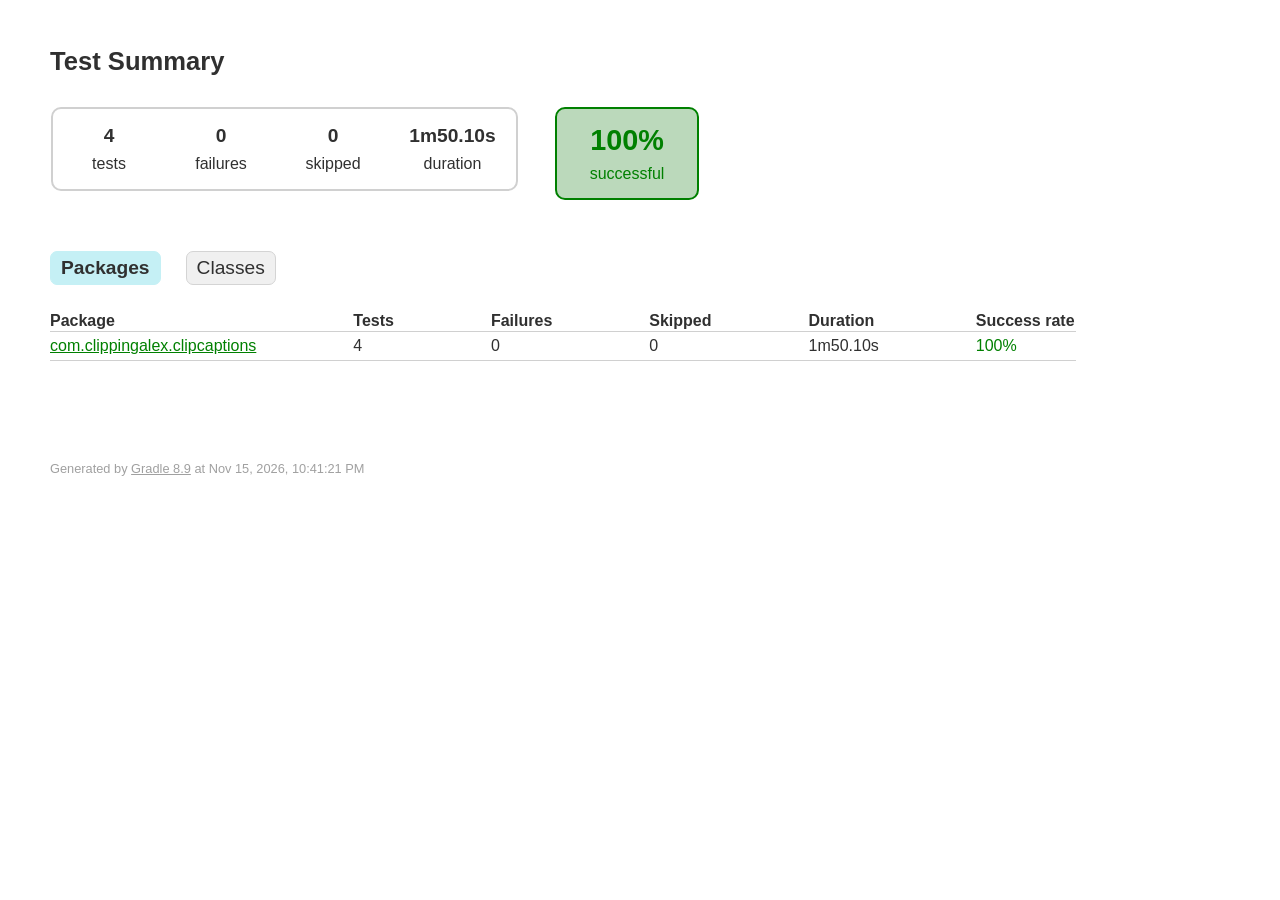
<file: report/connected/debug/index.html>
<!DOCTYPE HTML PUBLIC "-//W3C//DTD HTML 4.01//EN" "http://www.w3.org/TR/html4/strict.dtd">
<html>
<head>
<meta http-equiv="Content-Type" content="text/html; charset=utf-8"/>
<title>Test results - Test Summary</title>
<link href="css/base-style.css" rel="stylesheet" type="text/css"/>
<link href="css/style.css" rel="stylesheet" type="text/css"/>
<script src="js/report.js" type="text/javascript"></script>
</head>
<body>
<div id="content">
<h1>Test Summary</h1>
<div id="summary">
<table>
<tr>
<td>
<div class="summaryGroup">
<table>
<tr>
<td>
<div class="infoBox" id="tests">
<div class="counter">4</div>
<p>tests</p>
</div>
</td>
<td>
<div class="infoBox" id="failures">
<div class="counter">0</div>
<p>failures</p>
</div>
</td>
<td>
<div class="infoBox" id="skipped">
<div class="counter">0</div>
<p>skipped</p>
</div>
</td>
<td>
<div class="infoBox" id="duration">
<div class="counter">1m50.10s</div>
<p>duration</p>
</div>
</td>
</tr>
</table>
</div>
</td>
<td>
<div class="infoBox success" id="successRate">
<div class="percent">100%</div>
<p>successful</p>
</div>
</td>
</tr>
</table>
</div>
<div id="tabs">
<ul class="tabLinks">
<li>
<a href="#tab0">Packages</a>
</li>
<li>
<a href="#tab1">Classes</a>
</li>
</ul>
<div id="tab0" class="tab">
<h2>Packages</h2>
<table>
<thead>
<tr>
<th>Package</th>
<th>Tests</th>
<th>Failures</th>
<th>Skipped</th>
<th>Duration</th>
<th>Success rate</th>
</tr>
</thead>
<tbody>
<tr>
<td class="success">
<a href="com.clippingalex.clipcaptions.html">com.clippingalex.clipcaptions</a>
</td>
<td>4</td>
<td>0</td>
<td>0</td>
<td>1m50.10s</td>
<td class="success">100%</td>
</tr>
</tbody>
</table>
</div>
<div id="tab1" class="tab">
<h2>Classes</h2>
<table>
<thead>
<tr>
<th>Class</th>
<th>Tests</th>
<th>Failures</th>
<th>Skipped</th>
<th>Duration</th>
<th>Success rate</th>
</tr>
</thead>
<tbody>
<tr>
<td class="success"/>
<a href="com.clippingalex.clipcaptions.PipelineTest.html">com.clippingalex.clipcaptions.PipelineTest</a>
<td>4</td>
<td>0</td>
<td>0</td>
<td>1m50.10s</td>
<td class="success">100%</td>
</tr>
</tbody>
</table>
</div>
</div>
<div id="footer">
<p>Generated by 
<a href="http://www.gradle.org">Gradle 8.9</a> at Nov 15, 2026, 10:41:21 PM</p>
</div>
</div>
</body>
</file>
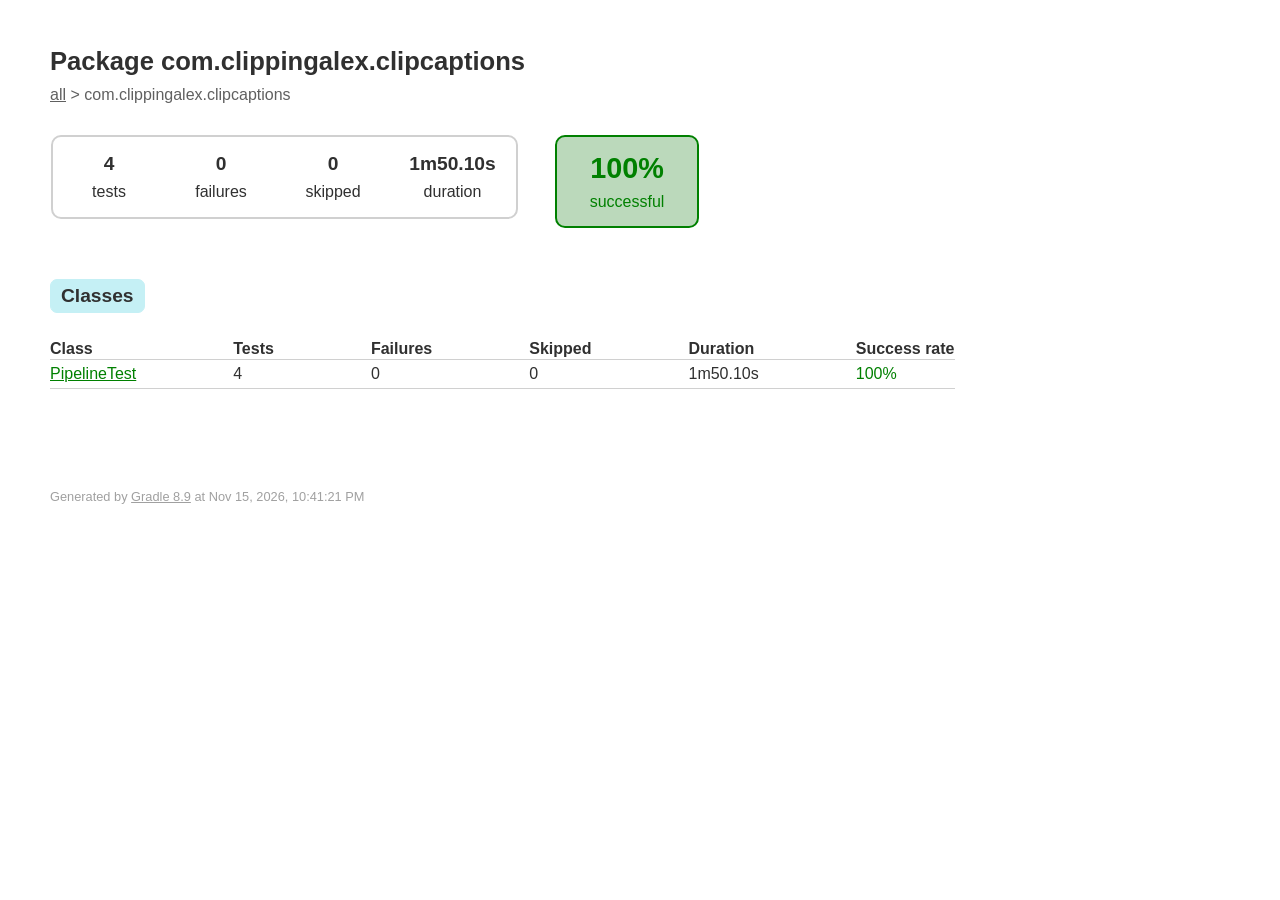
<file: report/connected/debug/com.clippingalex.clipcaptions.html>
<!DOCTYPE HTML PUBLIC "-//W3C//DTD HTML 4.01//EN" "http://www.w3.org/TR/html4/strict.dtd">
<html>
<head>
<meta http-equiv="Content-Type" content="text/html; charset=utf-8"/>
<title>Test results - Package com.clippingalex.clipcaptions</title>
<link href="css/base-style.css" rel="stylesheet" type="text/css"/>
<link href="css/style.css" rel="stylesheet" type="text/css"/>
<script src="js/report.js" type="text/javascript"></script>
</head>
<body>
<div id="content">
<h1>Package com.clippingalex.clipcaptions</h1>
<div class="breadcrumbs">
<a href="index.html">all</a> &gt; com.clippingalex.clipcaptions</div>
<div id="summary">
<table>
<tr>
<td>
<div class="summaryGroup">
<table>
<tr>
<td>
<div class="infoBox" id="tests">
<div class="counter">4</div>
<p>tests</p>
</div>
</td>
<td>
<div class="infoBox" id="failures">
<div class="counter">0</div>
<p>failures</p>
</div>
</td>
<td>
<div class="infoBox" id="skipped">
<div class="counter">0</div>
<p>skipped</p>
</div>
</td>
<td>
<div class="infoBox" id="duration">
<div class="counter">1m50.10s</div>
<p>duration</p>
</div>
</td>
</tr>
</table>
</div>
</td>
<td>
<div class="infoBox success" id="successRate">
<div class="percent">100%</div>
<p>successful</p>
</div>
</td>
</tr>
</table>
</div>
<div id="tabs">
<ul class="tabLinks">
<li>
<a href="#tab0">Classes</a>
</li>
</ul>
<div id="tab0" class="tab">
<h2>Classes</h2>
<table>
<thread>
<tr>
<th>Class</th>
<th>Tests</th>
<th>Failures</th>
<th>Skipped</th>
<th>Duration</th>
<th>Success rate</th>
</tr>
</thread>
<tr>
<td class="success">
<a href="com.clippingalex.clipcaptions.PipelineTest.html">PipelineTest</a>
</td>
<td>4</td>
<td>0</td>
<td>0</td>
<td>1m50.10s</td>
<td class="success">100%</td>
</tr>
</table>
</div>
</div>
<div id="footer">
<p>Generated by 
<a href="http://www.gradle.org">Gradle 8.9</a> at Nov 15, 2026, 10:41:21 PM</p>
</div>
</div>
</body>
</file>
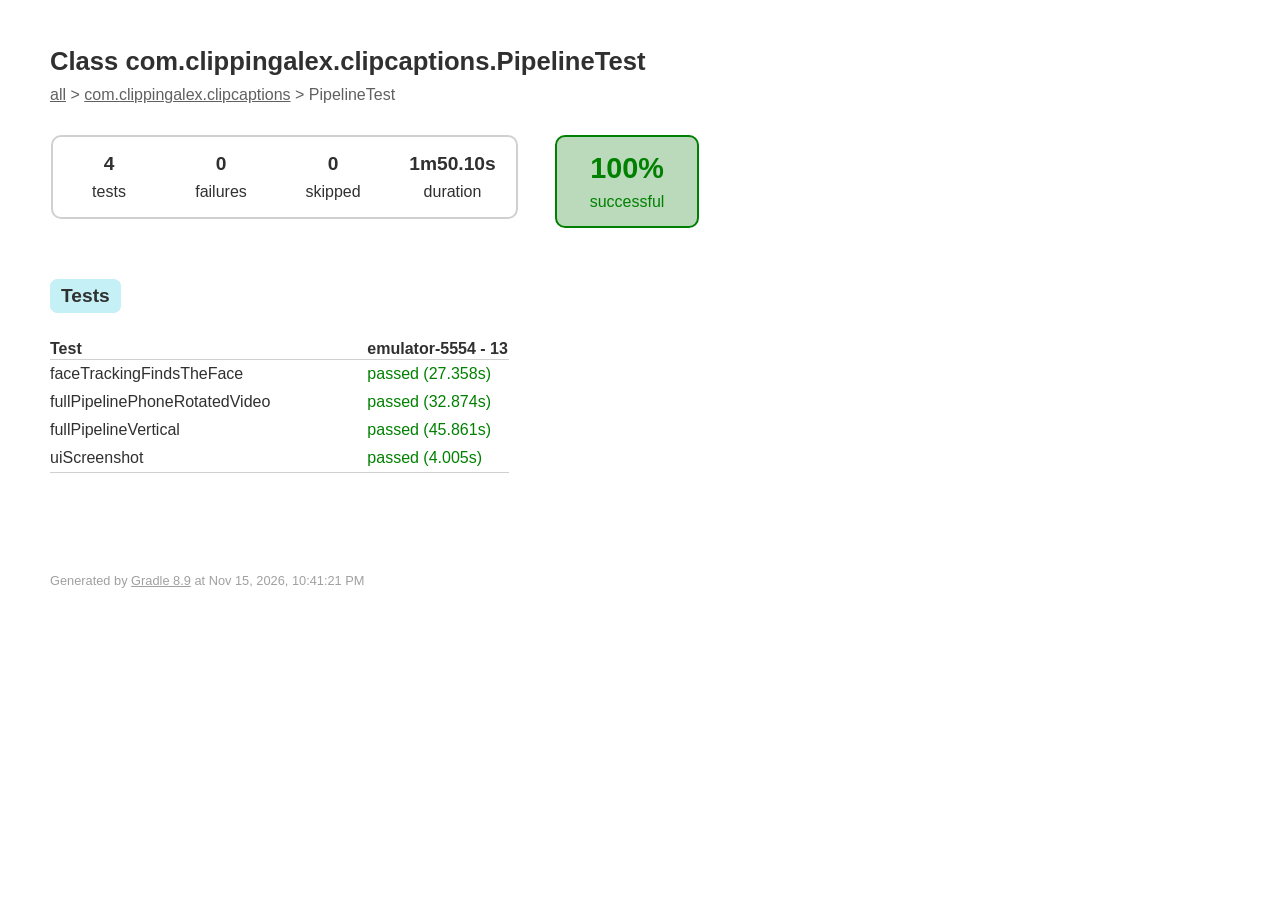
<file: report/connected/debug/com.clippingalex.clipcaptions.PipelineTest.html>
<!DOCTYPE HTML PUBLIC "-//W3C//DTD HTML 4.01//EN" "http://www.w3.org/TR/html4/strict.dtd">
<html>
<head>
<meta http-equiv="Content-Type" content="text/html; charset=utf-8"/>
<title>Test results - Class com.clippingalex.clipcaptions.PipelineTest</title>
<link href="css/base-style.css" rel="stylesheet" type="text/css"/>
<link href="css/style.css" rel="stylesheet" type="text/css"/>
<script src="js/report.js" type="text/javascript"></script>
</head>
<body>
<div id="content">
<h1>Class com.clippingalex.clipcaptions.PipelineTest</h1>
<div class="breadcrumbs">
<a href="index.html">all</a> &gt; 
<a href="com.clippingalex.clipcaptions.html">com.clippingalex.clipcaptions</a> &gt; PipelineTest</div>
<div id="summary">
<table>
<tr>
<td>
<div class="summaryGroup">
<table>
<tr>
<td>
<div class="infoBox" id="tests">
<div class="counter">4</div>
<p>tests</p>
</div>
</td>
<td>
<div class="infoBox" id="failures">
<div class="counter">0</div>
<p>failures</p>
</div>
</td>
<td>
<div class="infoBox" id="skipped">
<div class="counter">0</div>
<p>skipped</p>
</div>
</td>
<td>
<div class="infoBox" id="duration">
<div class="counter">1m50.10s</div>
<p>duration</p>
</div>
</td>
</tr>
</table>
</div>
</td>
<td>
<div class="infoBox success" id="successRate">
<div class="percent">100%</div>
<p>successful</p>
</div>
</td>
</tr>
</table>
</div>
<div id="tabs">
<ul class="tabLinks">
<li>
<a href="#tab0">Tests</a>
</li>
</ul>
<div id="tab0" class="tab">
<h2>Tests</h2>
<table>
<thead>
<tr>
<th>Test</th>
<th>emulator-5554 - 13</th>
</tr>
</thead>
<tr>
<td>faceTrackingFindsTheFace</td>
<td class="success">passed (27.358s)</td>
</tr>
<tr>
<td>fullPipelinePhoneRotatedVideo</td>
<td class="success">passed (32.874s)</td>
</tr>
<tr>
<td>fullPipelineVertical</td>
<td class="success">passed (45.861s)</td>
</tr>
<tr>
<td>uiScreenshot</td>
<td class="success">passed (4.005s)</td>
</tr>
</table>
</div>
</div>
<div id="footer">
<p>Generated by 
<a href="http://www.gradle.org">Gradle 8.9</a> at Nov 15, 2026, 10:41:21 PM</p>
</div>
</div>
</body>
</file>
<file: report/connected/debug/css/base-style.css>
body {
    margin: 0;
    padding: 0;
    font-family: sans-serif;
    font-size: 12pt;
}

body, a, a:visited {
    color: #303030;
}

#content {
    padding-left: 50px;
    padding-right: 50px;
    padding-top: 30px;
    padding-bottom: 30px;
}

#content h1 {
    font-size: 160%;
    margin-bottom: 10px;
}

#footer {
    margin-top: 100px;
    font-size: 80%;
    white-space: nowrap;
}

#footer, #footer a {
    color: #a0a0a0;
}

ul {
    margin-left: 0;
}

h1, h2, h3 {
    white-space: nowrap;
}

h2 {
    font-size: 120%;
}

ul.tabLinks {
    padding-left: 0;
    padding-top: 10px;
    padding-bottom: 10px;
    overflow: auto;
    min-width: 800px;
    width: auto !important;
    width: 800px;
}

ul.tabLinks li {
    float: left;
    height: 100%;
    list-style: none;
    padding-left: 10px;
    padding-right: 10px;
    padding-top: 5px;
    padding-bottom: 5px;
    margin-bottom: 0;
    -moz-border-radius: 7px;
    border-radius: 7px;
    margin-right: 25px;
    border: solid 1px #d4d4d4;
    background-color: #f0f0f0;
    behavior: url(css3-pie-1.0beta3.htc);
}

ul.tabLinks li:hover {
    background-color: #fafafa;
}

ul.tabLinks li.selected {
    background-color: #c5f0f5;
    border-color: #c5f0f5;
}

ul.tabLinks a {
    font-size: 120%;
    display: block;
    outline: none;
    text-decoration: none;
    margin: 0;
    padding: 0;
}

ul.tabLinks li h2 {
    margin: 0;
    padding: 0;
}

div.tab {
}

div.selected {
    display: block;
}

div.deselected {
    display: none;
}

div.tab table {
    min-width: 350px;
    width: auto !important;
    width: 350px;
    border-collapse: collapse;
}

div.tab th, div.tab table {
    border-bottom: solid #d0d0d0 1px;
}

div.tab th {
    text-align: left;
    white-space: nowrap;
    padding-left: 6em;
}

div.tab th:first-child {
    padding-left: 0;
}

div.tab td {
    white-space: nowrap;
    padding-left: 6em;
    padding-top: 5px;
    padding-bottom: 5px;
}

div.tab td:first-child {
    padding-left: 0;
}

div.tab td.numeric, div.tab th.numeric {
    text-align: right;
}

span.code {
    display: inline-block;
    margin-top: 0em;
    margin-bottom: 1em;
}

span.code pre {
    font-size: 11pt;
    padding-top: 10px;
    padding-bottom: 10px;
    padding-left: 10px;
    padding-right: 10px;
    margin: 0;
    background-color: #f7f7f7;
    border: solid 1px #d0d0d0;
    min-width: 700px;
    width: auto !important;
    width: 700px;
}
</file>
<file: report/connected/debug/css/style.css>
#summary {
    margin-top: 30px;
    margin-bottom: 40px;
}

#summary table {
    border-collapse: collapse;
}

#summary td {
    vertical-align: top;
}

.breadcrumbs, .breadcrumbs a {
    color: #606060;
}

.infoBox {
    width: 110px;
    padding-top: 15px;
    padding-bottom: 15px;
    text-align: center;
}

.infoBox p {
    margin: 0;
}

.grid {
    background: linear-gradient(-90deg, rgba(0, 0, 0, .05) 1px, transparent 1px), linear-gradient(rgba(0, 0, 0, .05) 1px, transparent 1px), linear-gradient(-90deg, rgba(0, 0, 0, .04) 1px, transparent 1px), linear-gradient(rgba(0, 0, 0, .04) 1px, transparent 1px), linear-gradient(transparent 3px, #f2f2f2 3px, #f2f2f2 98px, transparent 98px), linear-gradient(-90deg, #aaa 1px, transparent 1px), linear-gradient(-90deg, transparent 3px, #f2f2f2 3px, #f2f2f2 98px, transparent 98px), linear-gradient(#aaa 1px, transparent 1px), #f2f2f2;
    background-size: 10px 10px, 10px 10px, 100px 100px, 100px 100px, 100px 100px, 100px 100px, 100px 100px, 100px 100px;
}

.counter, .percent {
    font-size: 120%;
    font-weight: bold;
    margin-bottom: 8px;
}

#duration {
    width: 125px;
}

#successRate, .summaryGroup {
    border: solid 2px #d0d0d0;
    -moz-border-radius: 10px;
    border-radius: 10px;
    behavior: url(css3-pie-1.0beta3.htc);
}

#successRate {
    width: 140px;
    margin-left: 35px;
}

#successRate .percent {
    font-size: 180%;
}

.success, .success a {
    color: #008000;
}

div.success, #successRate.success {
    background-color: #bbd9bb;
    border-color: #008000;
}

.failures, .failures a {
    color: #b60808;
}

div.failures, #successRate.failures {
    background-color: #ecdada;
    border-color: #b60808;
}

ul.linkList {
    padding-left: 0;
}

ul.linkList li {
    list-style: none;
    margin-bottom: 5px;
}
</file>
